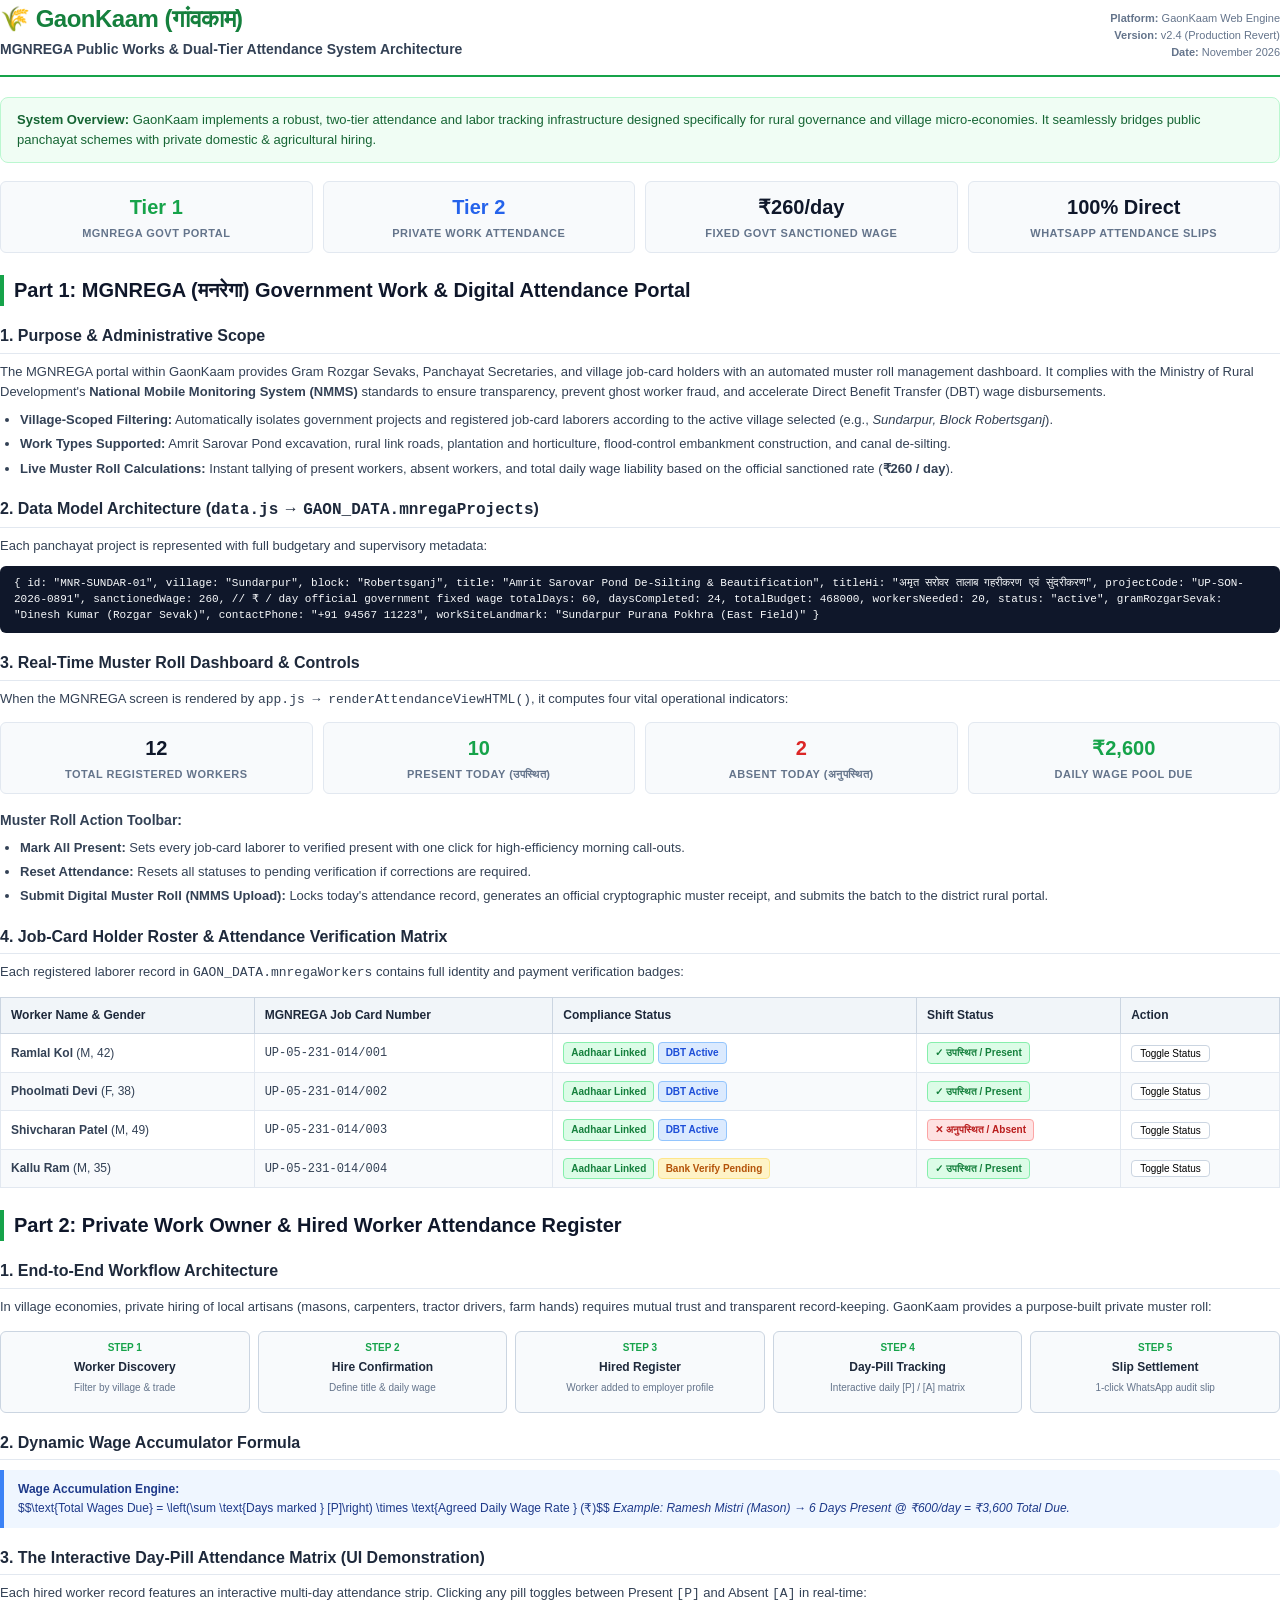
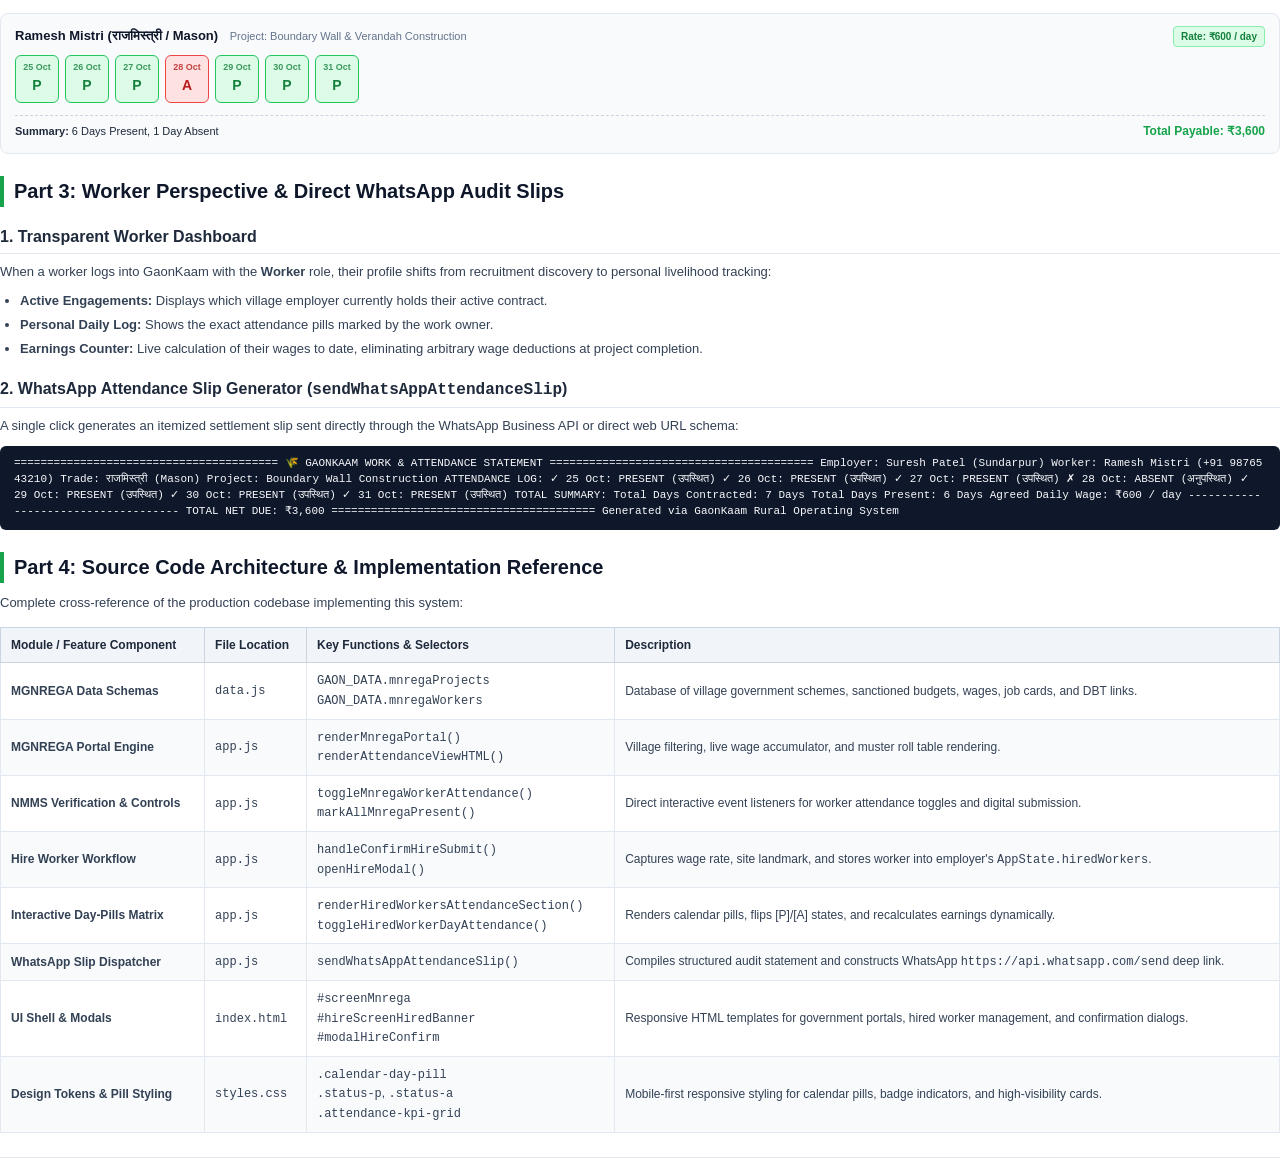
<file: mnrega_attendance_report.html>
<!DOCTYPE html>
<html lang="en">
<head>
  <meta charset="UTF-8">
  <title>GaonKaam - MGNREGA & Attendance System Guide</title>
  <style>
    @page {
      size: A4;
      margin: 14mm 16mm 14mm 16mm;
    }
    
    * {
      box-sizing: border-box;
      margin: 0;
      padding: 0;
    }

    body {
      font-family: -apple-system, BlinkMacSystemFont, "Segoe UI", Roboto, Helvetica, Arial, sans-serif;
      color: #1e293b;
      background-color: #ffffff;
      line-height: 1.55;
      font-size: 13px;
    }

    .header {
      border-bottom: 2px solid #16a34a;
      padding-bottom: 14px;
      margin-bottom: 20px;
      display: flex;
      justify-content: space-between;
      align-items: flex-end;
    }

    .brand-title {
      font-size: 24px;
      font-weight: 800;
      color: #15803d;
      letter-spacing: -0.5px;
    }

    .brand-subtitle {
      font-size: 14px;
      font-weight: 600;
      color: #334155;
      margin-top: 2px;
    }

    .doc-meta {
      text-align: right;
      font-size: 11px;
      color: #64748b;
    }

    h1 {
      font-size: 20px;
      font-weight: 700;
      color: #0f172a;
      margin: 22px 0 10px 0;
      border-left: 4px solid #16a34a;
      padding-left: 10px;
    }

    h2 {
      font-size: 16px;
      font-weight: 600;
      color: #1e293b;
      margin: 18px 0 8px 0;
      padding-bottom: 4px;
      border-bottom: 1px solid #e2e8f0;
    }

    h3 {
      font-size: 14px;
      font-weight: 600;
      color: #334155;
      margin: 12px 0 6px 0;
    }

    p {
      margin-bottom: 8px;
      color: #334155;
    }

    ul, ol {
      margin-left: 20px;
      margin-bottom: 12px;
    }

    li {
      margin-bottom: 4px;
      color: #334155;
    }

    .overview-banner {
      background: #f0fdf4;
      border: 1px solid #bbf7d0;
      border-radius: 8px;
      padding: 12px 16px;
      margin-bottom: 18px;
    }

    .overview-banner p {
      margin-bottom: 0;
      font-size: 13px;
      color: #166534;
      font-weight: 500;
    }

    .kpi-grid {
      display: grid;
      grid-template-columns: repeat(4, 1fr);
      gap: 10px;
      margin: 12px 0 16px 0;
    }

    .kpi-card {
      background: #f8fafc;
      border: 1px solid #e2e8f0;
      border-radius: 6px;
      padding: 10px 12px;
      text-align: center;
    }

    .kpi-num {
      font-size: 20px;
      font-weight: 700;
      color: #0f172a;
    }

    .kpi-label {
      font-size: 11px;
      font-weight: 600;
      color: #64748b;
      text-transform: uppercase;
      letter-spacing: 0.5px;
      margin-top: 2px;
    }

    .kpi-green .kpi-num { color: #16a34a; }
    .kpi-red .kpi-num { color: #dc2626; }
    .kpi-blue .kpi-num { color: #2563eb; }

    .workflow-container {
      display: flex;
      justify-content: space-between;
      gap: 8px;
      margin: 14px 0 16px 0;
    }

    .workflow-step {
      flex: 1;
      background: #f8fafc;
      border: 1px solid #cbd5e1;
      border-radius: 6px;
      padding: 8px 10px;
      text-align: center;
      position: relative;
    }

    .workflow-step-num {
      font-size: 10px;
      font-weight: 700;
      color: #16a34a;
      text-transform: uppercase;
      margin-bottom: 2px;
    }

    .workflow-step-title {
      font-size: 12px;
      font-weight: 600;
      color: #1e293b;
    }

    table {
      width: 100%;
      border-collapse: collapse;
      margin: 14px 0 18px 0;
      font-size: 12px;
    }

    th {
      background: #f1f5f9;
      color: #1e293b;
      font-weight: 600;
      text-align: left;
      padding: 8px 10px;
      border: 1px solid #cbd5e1;
    }

    td {
      padding: 8px 10px;
      border: 1px solid #e2e8f0;
      color: #334155;
    }

    tr:nth-child(even) {
      background: #f8fafc;
    }

    .code-box {
      background: #0f172a;
      color: #f8fafc;
      padding: 10px 14px;
      border-radius: 6px;
      font-family: Consolas, "Courier New", monospace;
      font-size: 11px;
      line-height: 1.45;
      overflow-x: auto;
      margin: 10px 0 14px 0;
    }

    .tag {
      display: inline-block;
      padding: 2px 7px;
      border-radius: 4px;
      font-size: 10px;
      font-weight: 600;
    }

    .tag-green { background: #dcfce7; color: #15803d; border: 1px solid #86efac; }
    .tag-red { background: #fee2e2; color: #b91c1c; border: 1px solid #fca5a5; }
    .tag-blue { background: #dbeafe; color: #1d4ed8; border: 1px solid #93c5fd; }
    .tag-amber { background: #fef3c7; color: #b45309; border: 1px solid #fde68a; }

    .day-pill-demo {
      display: flex;
      gap: 6px;
      margin: 8px 0 12px 0;
      flex-wrap: wrap;
    }

    .day-pill {
      display: inline-flex;
      flex-direction: column;
      align-items: center;
      justify-content: center;
      width: 44px;
      height: 48px;
      border-radius: 6px;
      font-size: 10px;
      font-weight: 600;
      border: 1px solid #cbd5e1;
    }

    .day-pill.present {
      background: #dcfce7;
      border-color: #22c55e;
      color: #15803d;
    }

    .day-pill.absent {
      background: #fee2e2;
      border-color: #ef4444;
      color: #b91c1c;
    }

    .day-pill-date { font-size: 9px; opacity: 0.8; }
    .day-pill-status { font-size: 14px; font-weight: 700; }

    .formula-box {
      background: #eff6ff;
      border-left: 4px solid #3b82f6;
      padding: 10px 14px;
      margin: 10px 0 14px 0;
      border-radius: 0 6px 6px 0;
      font-size: 12px;
      color: #1e3a8a;
    }

    .avoid-break {
      page-break-inside: avoid;
    }

    .page-break {
      page-break-before: always;
    }

    .footer {
      margin-top: 24px;
      border-top: 1px solid #e2e8f0;
      padding-top: 8px;
      font-size: 10px;
      color: #94a3b8;
      display: flex;
      justify-content: space-between;
    }
  </style>
</head>
<body>

  <!-- HEADER -->
  <div class="header">
    <div>
      <div class="brand-title">🌾 GaonKaam (गांवकाम)</div>
      <div class="brand-subtitle">MGNREGA Public Works & Dual-Tier Attendance System Architecture</div>
    </div>
    <div class="doc-meta">
      <div><strong>Platform:</strong> GaonKaam Web Engine</div>
      <div><strong>Version:</strong> v2.4 (Production Revert)</div>
      <div><strong>Date:</strong> November 2026</div>
    </div>
  </div>

  <!-- OVERVIEW BANNER -->
  <div class="overview-banner">
    <p><strong>System Overview:</strong> GaonKaam implements a robust, two-tier attendance and labor tracking infrastructure designed specifically for rural governance and village micro-economies. It seamlessly bridges public panchayat schemes with private domestic & agricultural hiring.</p>
  </div>

  <!-- TWO TIERS SUMMARY -->
  <div class="kpi-grid">
    <div class="kpi-card kpi-green">
      <div class="kpi-num">Tier 1</div>
      <div class="kpi-label">MGNREGA Govt Portal</div>
    </div>
    <div class="kpi-card kpi-blue">
      <div class="kpi-num">Tier 2</div>
      <div class="kpi-label">Private Work Attendance</div>
    </div>
    <div class="kpi-card">
      <div class="kpi-num">₹260/day</div>
      <div class="kpi-label">Fixed Govt Sanctioned Wage</div>
    </div>
    <div class="kpi-card">
      <div class="kpi-num">100% Direct</div>
      <div class="kpi-label">WhatsApp Attendance Slips</div>
    </div>
  </div>

  <!-- PART 1: MGNREGA -->
  <div class="avoid-break">
    <h1>Part 1: MGNREGA (मनरेगा) Government Work & Digital Attendance Portal</h1>
    
    <h2>1. Purpose & Administrative Scope</h2>
    <p>The MGNREGA portal within GaonKaam provides Gram Rozgar Sevaks, Panchayat Secretaries, and village job-card holders with an automated muster roll management dashboard. It complies with the Ministry of Rural Development's <strong>National Mobile Monitoring System (NMMS)</strong> standards to ensure transparency, prevent ghost worker fraud, and accelerate Direct Benefit Transfer (DBT) wage disbursements.</p>
    <ul>
      <li><strong>Village-Scoped Filtering:</strong> Automatically isolates government projects and registered job-card laborers according to the active village selected (e.g., <em>Sundarpur, Block Robertsganj</em>).</li>
      <li><strong>Work Types Supported:</strong> Amrit Sarovar Pond excavation, rural link roads, plantation and horticulture, flood-control embankment construction, and canal de-silting.</li>
      <li><strong>Live Muster Roll Calculations:</strong> Instant tallying of present workers, absent workers, and total daily wage liability based on the official sanctioned rate (<strong>₹260 / day</strong>).</li>
    </ul>
  </div>

  <div class="avoid-break">
    <h2>2. Data Model Architecture (<code>data.js</code> &rarr; <code>GAON_DATA.mnregaProjects</code>)</h2>
    <p>Each panchayat project is represented with full budgetary and supervisory metadata:</p>
    <div class="code-box">
{
  id: "MNR-SUNDAR-01",
  village: "Sundarpur",
  block: "Robertsganj",
  title: "Amrit Sarovar Pond De-Silting & Beautification",
  titleHi: "अमृत सरोवर तालाब गहरीकरण एवं सुंदरीकरण",
  projectCode: "UP-SON-2026-0891",
  sanctionedWage: 260, // ₹ / day official government fixed wage
  totalDays: 60,
  daysCompleted: 24,
  totalBudget: 468000,
  workersNeeded: 20,
  status: "active",
  gramRozgarSevak: "Dinesh Kumar (Rozgar Sevak)",
  contactPhone: "+91 94567 11223",
  workSiteLandmark: "Sundarpur Purana Pokhra (East Field)"
}
    </div>
  </div>

  <div class="avoid-break">
    <h2>3. Real-Time Muster Roll Dashboard & Controls</h2>
    <p>When the MGNREGA screen is rendered by <code>app.js &rarr; renderAttendanceViewHTML()</code>, it computes four vital operational indicators:</p>
    
    <div class="kpi-grid">
      <div class="kpi-card">
        <div class="kpi-num">12</div>
        <div class="kpi-label">Total Registered Workers</div>
      </div>
      <div class="kpi-card kpi-green">
        <div class="kpi-num">10</div>
        <div class="kpi-label">Present Today (उपस्थित)</div>
      </div>
      <div class="kpi-card kpi-red">
        <div class="kpi-num">2</div>
        <div class="kpi-label">Absent Today (अनुपस्थित)</div>
      </div>
      <div class="kpi-card kpi-green">
        <div class="kpi-num">₹2,600</div>
        <div class="kpi-label">Daily Wage Pool Due</div>
      </div>
    </div>

    <h3>Muster Roll Action Toolbar:</h3>
    <ul>
      <li><strong>Mark All Present:</strong> Sets every job-card laborer to verified present with one click for high-efficiency morning call-outs.</li>
      <li><strong>Reset Attendance:</strong> Resets all statuses to pending verification if corrections are required.</li>
      <li><strong>Submit Digital Muster Roll (NMMS Upload):</strong> Locks today's attendance record, generates an official cryptographic muster receipt, and submits the batch to the district rural portal.</li>
    </ul>
  </div>

  <div class="page-break"></div>

  <!-- WORKER VERIFICATION TABLE -->
  <div class="avoid-break">
    <h2>4. Job-Card Holder Roster & Attendance Verification Matrix</h2>
    <p>Each registered laborer record in <code>GAON_DATA.mnregaWorkers</code> contains full identity and payment verification badges:</p>

    <table>
      <thead>
        <tr>
          <th>Worker Name & Gender</th>
          <th>MGNREGA Job Card Number</th>
          <th>Compliance Status</th>
          <th>Shift Status</th>
          <th>Action</th>
        </tr>
      </thead>
      <tbody>
        <tr>
          <td><strong>Ramlal Kol</strong> (M, 42)</td>
          <td><code>UP-05-231-014/001</code></td>
          <td><span class="tag tag-green">Aadhaar Linked</span> <span class="tag tag-blue">DBT Active</span></td>
          <td><span class="tag tag-green">✓ उपस्थित / Present</span></td>
          <td><button style="padding:2px 8px; font-size:10px; border:1px solid #cbd5e1; border-radius:4px; background:#fff;">Toggle Status</button></td>
        </tr>
        <tr>
          <td><strong>Phoolmati Devi</strong> (F, 38)</td>
          <td><code>UP-05-231-014/002</code></td>
          <td><span class="tag tag-green">Aadhaar Linked</span> <span class="tag tag-blue">DBT Active</span></td>
          <td><span class="tag tag-green">✓ उपस्थित / Present</span></td>
          <td><button style="padding:2px 8px; font-size:10px; border:1px solid #cbd5e1; border-radius:4px; background:#fff;">Toggle Status</button></td>
        </tr>
        <tr>
          <td><strong>Shivcharan Patel</strong> (M, 49)</td>
          <td><code>UP-05-231-014/003</code></td>
          <td><span class="tag tag-green">Aadhaar Linked</span> <span class="tag tag-blue">DBT Active</span></td>
          <td><span class="tag tag-red">✕ अनुपस्थित / Absent</span></td>
          <td><button style="padding:2px 8px; font-size:10px; border:1px solid #cbd5e1; border-radius:4px; background:#fff;">Toggle Status</button></td>
        </tr>
        <tr>
          <td><strong>Kallu Ram</strong> (M, 35)</td>
          <td><code>UP-05-231-014/004</code></td>
          <td><span class="tag tag-green">Aadhaar Linked</span> <span class="tag tag-amber">Bank Verify Pending</span></td>
          <td><span class="tag tag-green">✓ उपस्थित / Present</span></td>
          <td><button style="padding:2px 8px; font-size:10px; border:1px solid #cbd5e1; border-radius:4px; background:#fff;">Toggle Status</button></td>
        </tr>
      </tbody>
    </table>
  </div>

  <!-- PART 2: PRIVATE WORK OWNER ATTENDANCE -->
  <div class="avoid-break">
    <h1>Part 2: Private Work Owner & Hired Worker Attendance Register</h1>
    
    <h2>1. End-to-End Workflow Architecture</h2>
    <p>In village economies, private hiring of local artisans (masons, carpenters, tractor drivers, farm hands) requires mutual trust and transparent record-keeping. GaonKaam provides a purpose-built private muster roll:</p>

    <div class="workflow-container">
      <div class="workflow-step">
        <div class="workflow-step-num">Step 1</div>
        <div class="workflow-step-title">Worker Discovery</div>
        <p style="font-size:10px; color:#64748b; margin-top:4px;">Filter by village & trade</p>
      </div>
      <div class="workflow-step">
        <div class="workflow-step-num">Step 2</div>
        <div class="workflow-step-title">Hire Confirmation</div>
        <p style="font-size:10px; color:#64748b; margin-top:4px;">Define title & daily wage</p>
      </div>
      <div class="workflow-step">
        <div class="workflow-step-num">Step 3</div>
        <div class="workflow-step-title">Hired Register</div>
        <p style="font-size:10px; color:#64748b; margin-top:4px;">Worker added to employer profile</p>
      </div>
      <div class="workflow-step">
        <div class="workflow-step-num">Step 4</div>
        <div class="workflow-step-title">Day-Pill Tracking</div>
        <p style="font-size:10px; color:#64748b; margin-top:4px;">Interactive daily [P] / [A] matrix</p>
      </div>
      <div class="workflow-step">
        <div class="workflow-step-num">Step 5</div>
        <div class="workflow-step-title">Slip Settlement</div>
        <p style="font-size:10px; color:#64748b; margin-top:4px;">1-click WhatsApp audit slip</p>
      </div>
    </div>
  </div>

  <div class="avoid-break">
    <h2>2. Dynamic Wage Accumulator Formula</h2>
    <div class="formula-box">
      <strong>Wage Accumulation Engine:</strong><br>
      $$\text{Total Wages Due} = \left(\sum \text{Days marked } [P]\right) \times \text{Agreed Daily Wage Rate } (₹)$$
      <em>Example: Ramesh Mistri (Mason) &rarr; 6 Days Present @ ₹600/day = ₹3,600 Total Due.</em>
    </div>
  </div>

  <div class="avoid-break">
    <h2>3. The Interactive Day-Pill Attendance Matrix (UI Demonstration)</h2>
    <p>Each hired worker record features an interactive multi-day attendance strip. Clicking any pill toggles between Present <code>[P]</code> and Absent <code>[A]</code> in real-time:</p>

    <div style="background:#f8fafc; border:1px solid #e2e8f0; border-radius:8px; padding:12px 14px;">
      <div style="display:flex; justify-content:space-between; align-items:center; margin-bottom:8px;">
        <div>
          <strong style="font-size:13px; color:#0f172a;">Ramesh Mistri (राजमिस्त्री / Mason)</strong>
          <span style="font-size:11px; color:#64748b; margin-left:8px;">Project: Boundary Wall & Verandah Construction</span>
        </div>
        <span class="tag tag-green">Rate: ₹600 / day</span>
      </div>

      <div class="day-pill-demo">
        <div class="day-pill present">
          <span class="day-pill-date">25 Oct</span>
          <span class="day-pill-status">P</span>
        </div>
        <div class="day-pill present">
          <span class="day-pill-date">26 Oct</span>
          <span class="day-pill-status">P</span>
        </div>
        <div class="day-pill present">
          <span class="day-pill-date">27 Oct</span>
          <span class="day-pill-status">P</span>
        </div>
        <div class="day-pill absent">
          <span class="day-pill-date">28 Oct</span>
          <span class="day-pill-status">A</span>
        </div>
        <div class="day-pill present">
          <span class="day-pill-date">29 Oct</span>
          <span class="day-pill-status">P</span>
        </div>
        <div class="day-pill present">
          <span class="day-pill-date">30 Oct</span>
          <span class="day-pill-status">P</span>
        </div>
        <div class="day-pill present">
          <span class="day-pill-date">31 Oct</span>
          <span class="day-pill-status">P</span>
        </div>
      </div>

      <div style="display:flex; justify-content:space-between; align-items:center; font-size:11px; padding-top:6px; border-top:1px dashed #cbd5e1;">
        <div><strong>Summary:</strong> 6 Days Present, 1 Day Absent</div>
        <div><strong style="color:#16a34a; font-size:12px;">Total Payable: ₹3,600</strong></div>
      </div>
    </div>
  </div>

  <div class="page-break"></div>

  <!-- PART 3: WORKER'S SIDE VIEW & DISPUTE RESOLUTION -->
  <div class="avoid-break">
    <h1>Part 3: Worker Perspective & Direct WhatsApp Audit Slips</h1>

    <h2>1. Transparent Worker Dashboard</h2>
    <p>When a worker logs into GaonKaam with the <strong>Worker</strong> role, their profile shifts from recruitment discovery to personal livelihood tracking:</p>
    <ul>
      <li><strong>Active Engagements:</strong> Displays which village employer currently holds their active contract.</li>
      <li><strong>Personal Daily Log:</strong> Shows the exact attendance pills marked by the work owner.</li>
      <li><strong>Earnings Counter:</strong> Live calculation of their wages to date, eliminating arbitrary wage deductions at project completion.</li>
    </ul>

    <h2>2. WhatsApp Attendance Slip Generator (<code>sendWhatsAppAttendanceSlip</code>)</h2>
    <p>A single click generates an itemized settlement slip sent directly through the WhatsApp Business API or direct web URL schema:</p>
    
    <div class="code-box">
========================================
🌾 GAONKAAM WORK & ATTENDANCE STATEMENT
========================================
Employer: Suresh Patel (Sundarpur)
Worker: Ramesh Mistri (+91 98765 43210)
Trade: राजमिस्त्री (Mason)
Project: Boundary Wall Construction

ATTENDANCE LOG:
  ✓ 25 Oct: PRESENT (उपस्थित)
  ✓ 26 Oct: PRESENT (उपस्थित)
  ✓ 27 Oct: PRESENT (उपस्थित)
  ✗ 28 Oct: ABSENT  (अनुपस्थित)
  ✓ 29 Oct: PRESENT (उपस्थित)
  ✓ 30 Oct: PRESENT (उपस्थित)
  ✓ 31 Oct: PRESENT (उपस्थित)

TOTAL SUMMARY:
  Total Days Contracted: 7 Days
  Total Days Present:    6 Days
  Agreed Daily Wage:     ₹600 / day
  ------------------------------------
  TOTAL NET DUE:         ₹3,600
========================================
Generated via GaonKaam Rural Operating System
    </div>
  </div>

  <!-- PART 4: CODE ARCHITECTURE MAP -->
  <div class="avoid-break">
    <h1>Part 4: Source Code Architecture & Implementation Reference</h1>
    <p>Complete cross-reference of the production codebase implementing this system:</p>

    <table>
      <thead>
        <tr>
          <th>Module / Feature Component</th>
          <th>File Location</th>
          <th>Key Functions & Selectors</th>
          <th>Description</th>
        </tr>
      </thead>
      <tbody>
        <tr>
          <td><strong>MGNREGA Data Schemas</strong></td>
          <td><code>data.js</code></td>
          <td><code>GAON_DATA.mnregaProjects</code><br><code>GAON_DATA.mnregaWorkers</code></td>
          <td>Database of village government schemes, sanctioned budgets, wages, job cards, and DBT links.</td>
        </tr>
        <tr>
          <td><strong>MGNREGA Portal Engine</strong></td>
          <td><code>app.js</code></td>
          <td><code>renderMnregaPortal()</code><br><code>renderAttendanceViewHTML()</code></td>
          <td>Village filtering, live wage accumulator, and muster roll table rendering.</td>
        </tr>
        <tr>
          <td><strong>NMMS Verification & Controls</strong></td>
          <td><code>app.js</code></td>
          <td><code>toggleMnregaWorkerAttendance()</code><br><code>markAllMnregaPresent()</code></td>
          <td>Direct interactive event listeners for worker attendance toggles and digital submission.</td>
        </tr>
        <tr>
          <td><strong>Hire Worker Workflow</strong></td>
          <td><code>app.js</code></td>
          <td><code>handleConfirmHireSubmit()</code><br><code>openHireModal()</code></td>
          <td>Captures wage rate, site landmark, and stores worker into employer's <code>AppState.hiredWorkers</code>.</td>
        </tr>
        <tr>
          <td><strong>Interactive Day-Pills Matrix</strong></td>
          <td><code>app.js</code></td>
          <td><code>renderHiredWorkersAttendanceSection()</code><br><code>toggleHiredWorkerDayAttendance()</code></td>
          <td>Renders calendar pills, flips [P]/[A] states, and recalculates earnings dynamically.</td>
        </tr>
        <tr>
          <td><strong>WhatsApp Slip Dispatcher</strong></td>
          <td><code>app.js</code></td>
          <td><code>sendWhatsAppAttendanceSlip()</code></td>
          <td>Compiles structured audit statement and constructs WhatsApp <code>https://api.whatsapp.com/send</code> deep link.</td>
        </tr>
        <tr>
          <td><strong>UI Shell & Modals</strong></td>
          <td><code>index.html</code></td>
          <td><code>#screenMnrega</code><br><code>#hireScreenHiredBanner</code><br><code>#modalHireConfirm</code></td>
          <td>Responsive HTML templates for government portals, hired worker management, and confirmation dialogs.</td>
        </tr>
        <tr>
          <td><strong>Design Tokens & Pill Styling</strong></td>
          <td><code>styles.css</code></td>
          <td><code>.calendar-day-pill</code><br><code>.status-p</code>, <code>.status-a</code><br><code>.attendance-kpi-grid</code></td>
          <td>Mobile-first responsive styling for calendar pills, badge indicators, and high-visibility cards.</td>
        </tr>
      </tbody>
    </table>
  </div>

  <!-- FOOTER -->
  <div class="footer">
    <div>GaonKaam Platform Documentation &bull; Confidential &bull; Designed for Rural Digital Governance</div>
    <div>Page 3 of 3 &bull; Generated via Headless Chromium / Edge Engine</div>
  </div>

</body>
</html>
</file>
